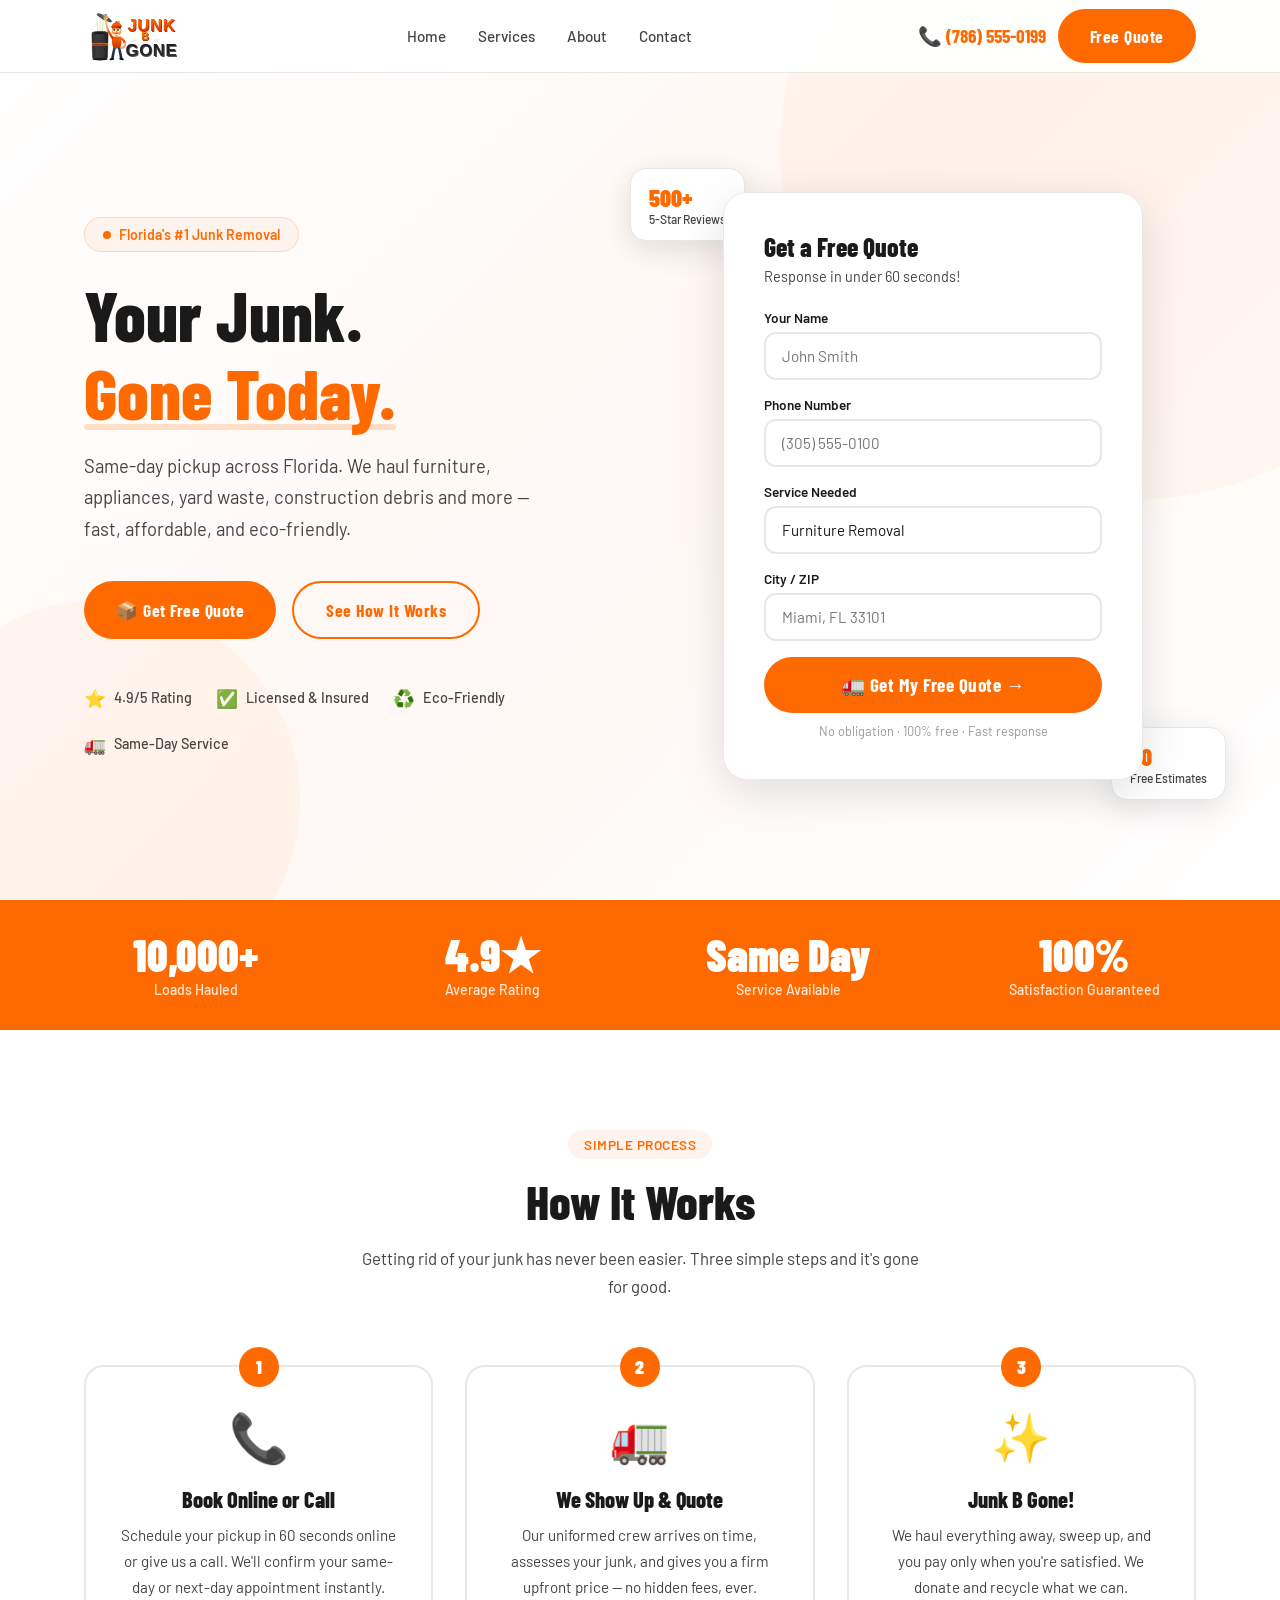
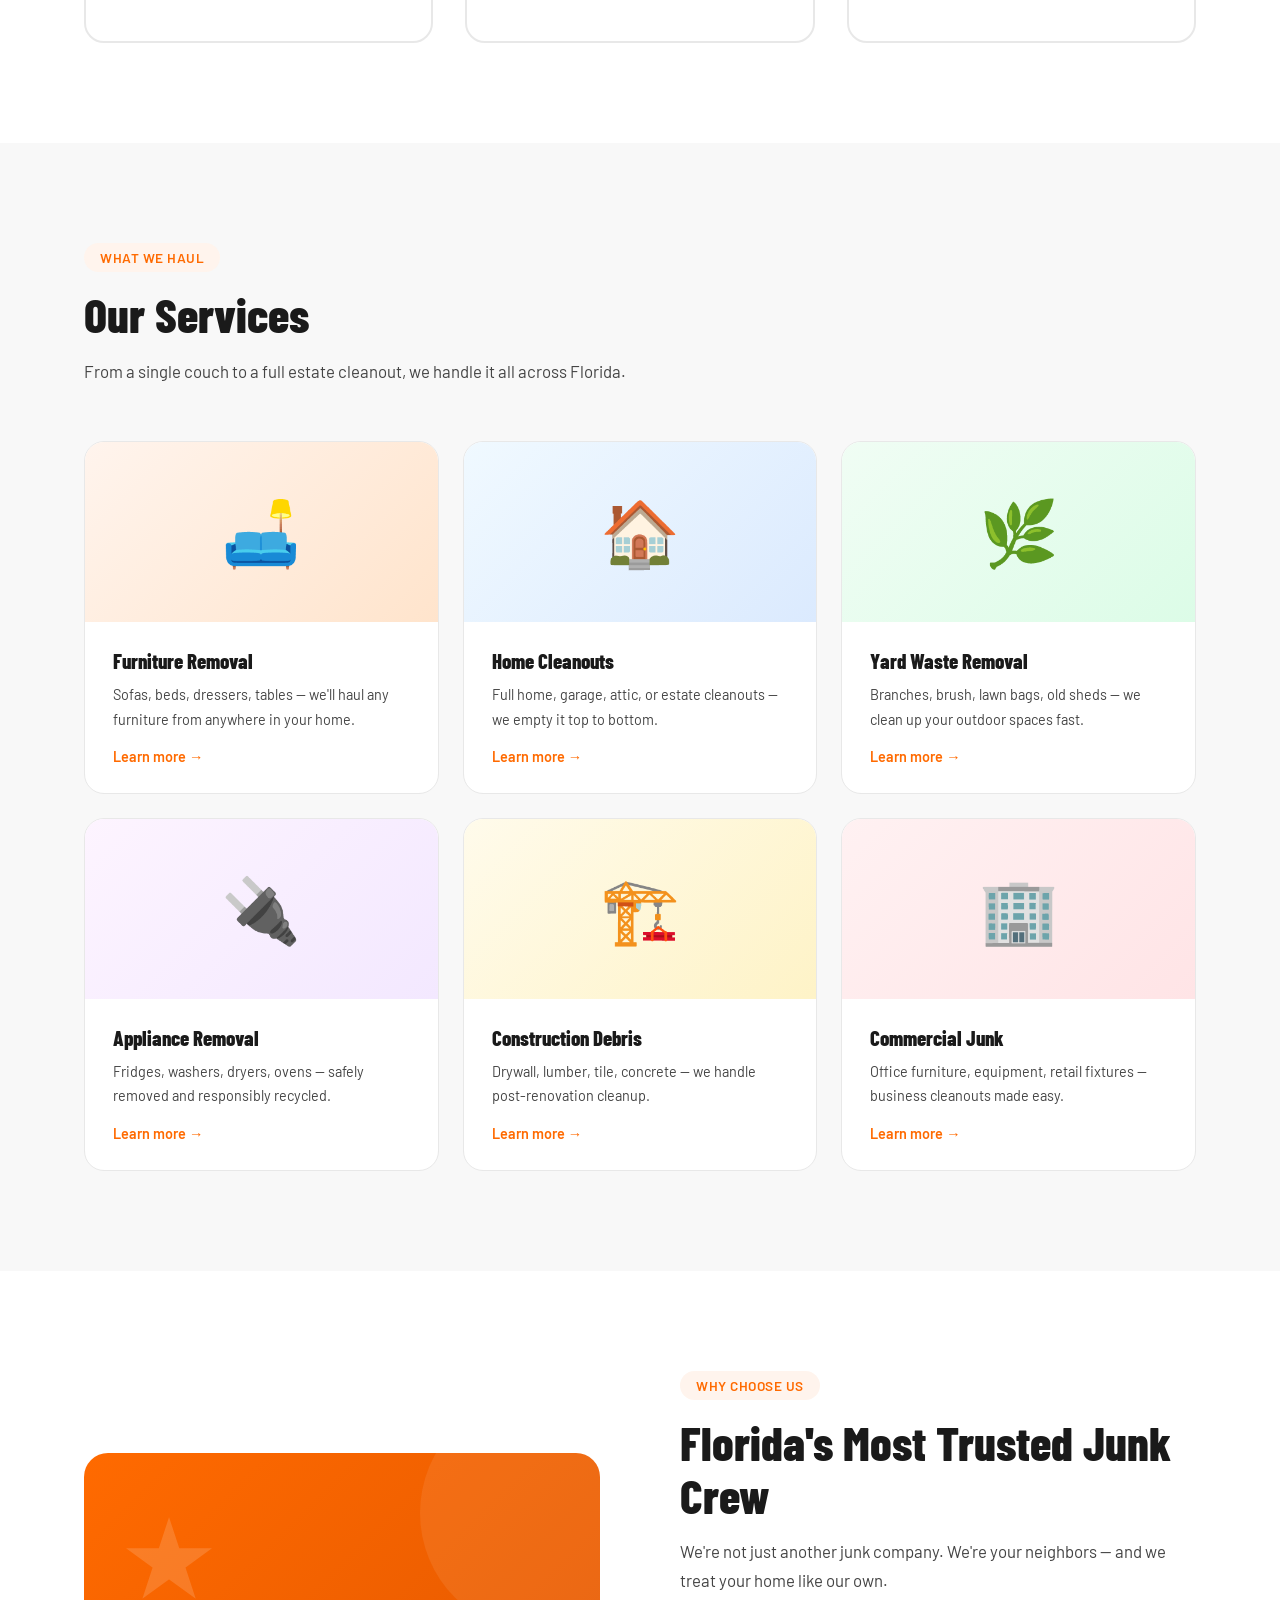
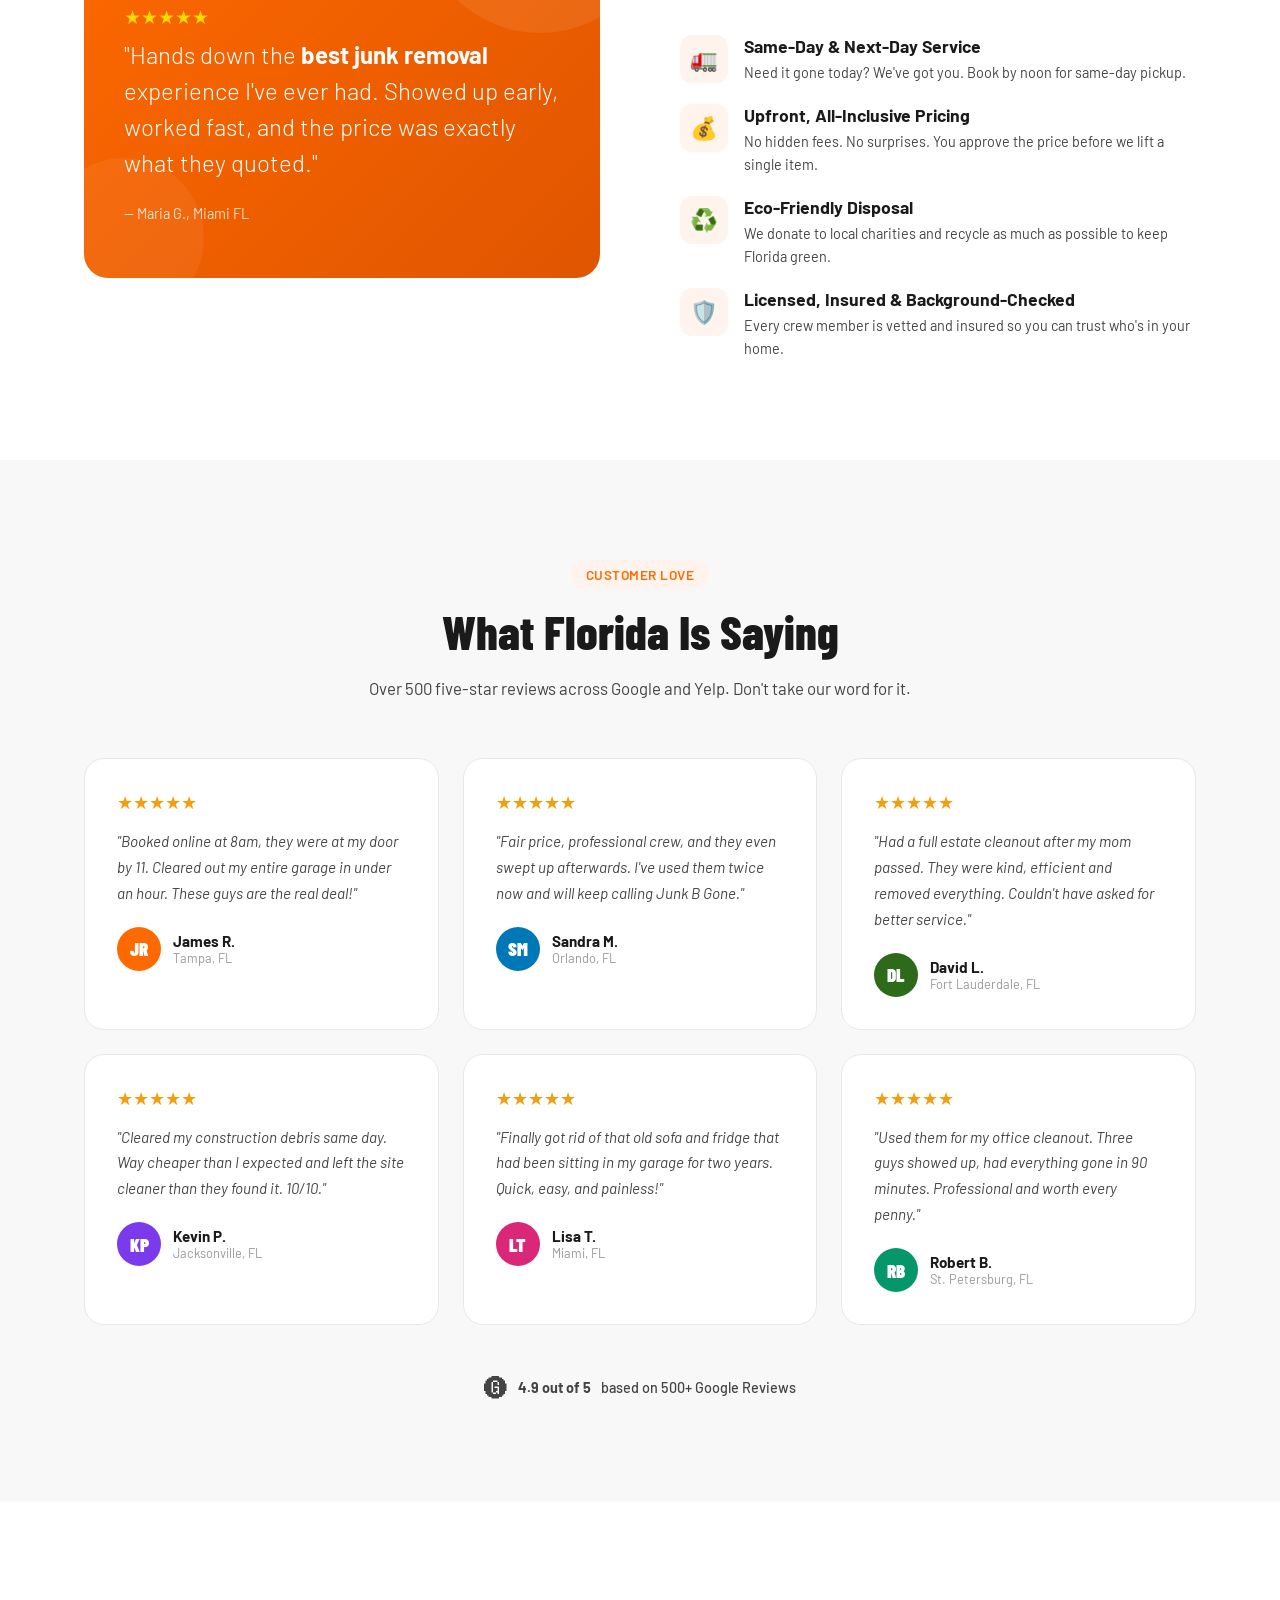
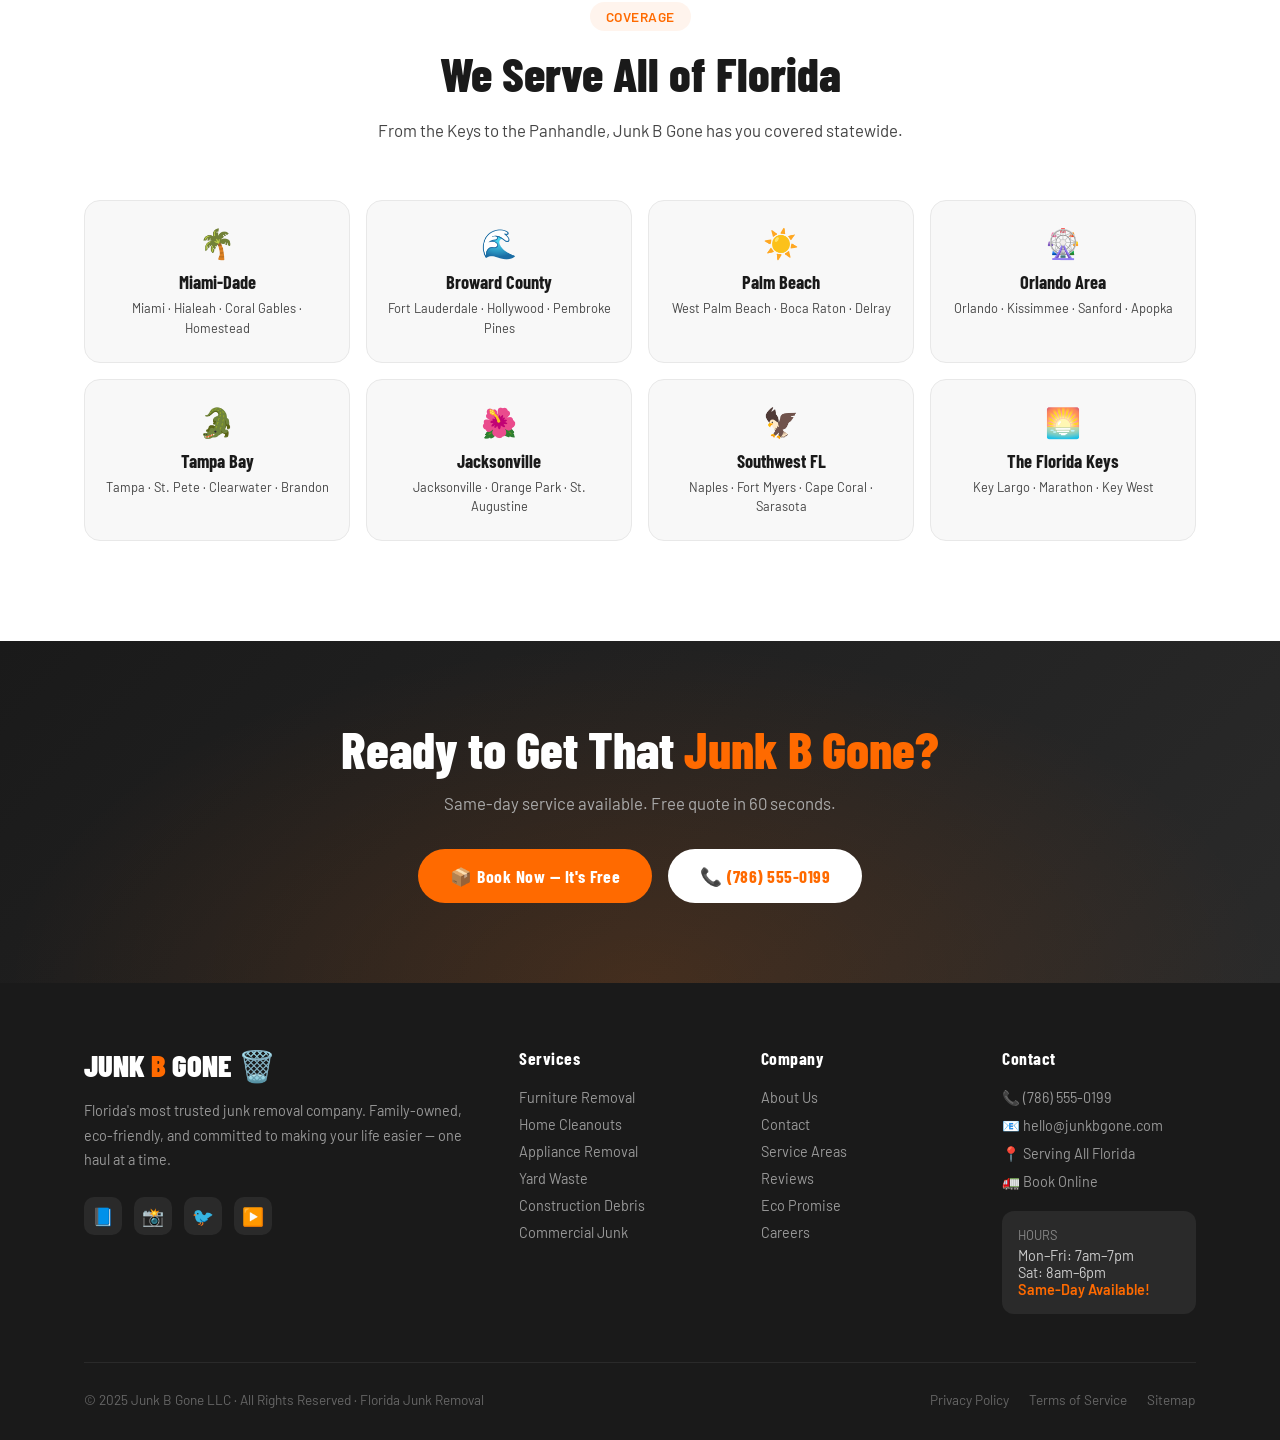
<file: index.html>
<!DOCTYPE html>
<html lang="en">
<head>
<meta charset="UTF-8"/>
<meta name="viewport" content="width=device-width, initial-scale=1.0"/>
<title>Junk B Gone | Florida's #1 Junk Removal</title>
<link href="https://fonts.googleapis.com/css2?family=Barlow+Condensed:wght@400;600;700;800;900&family=Barlow:wght@300;400;500;600&display=swap" rel="stylesheet"/>
<style>
  :root {
    --orange:     #ff6a00;
    --orange-dk:  #e05500;
    --orange-lt:  #fff4ed;
    --dark:       #1a1a1a;
    --mid:        #444;
    --light:      #f8f8f8;
    --white:      #ffffff;
    --border:     #e8e8e8;
    --radius:     12px;
    --shadow:     0 4px 24px rgba(255,106,0,0.10);
    --shadow-lg:  0 12px 48px rgba(0,0,0,0.12);
  }
  *, *::before, *::after { box-sizing: border-box; margin: 0; padding: 0; }
  html { scroll-behavior: smooth; }
  body { font-family: 'Barlow', sans-serif; color: var(--dark); background: var(--white); overflow-x: hidden; }
  h1,h2,h3,h4,h5 { font-family: 'Barlow Condensed', sans-serif; font-weight: 800; line-height: 1.1; }
  a { text-decoration: none; color: inherit; }
  img { max-width: 100%; }

  /* ── UTILITY ── */
  .container { max-width: 1160px; margin: 0 auto; padding: 0 24px; }
  .btn {
    display: inline-flex; align-items: center; gap: 8px;
    padding: 16px 32px; border-radius: 50px; font-family: 'Barlow Condensed', sans-serif;
    font-size: 1.1rem; font-weight: 700; letter-spacing: .5px; cursor: pointer;
    border: none; transition: all .22s ease;
  }
  .btn-primary { background: var(--orange); color: #fff; }
  .btn-primary:hover { background: var(--orange-dk); transform: translateY(-2px); box-shadow: 0 8px 28px rgba(255,106,0,.35); }
  .btn-outline { background: transparent; color: var(--orange); border: 2.5px solid var(--orange); }
  .btn-outline:hover { background: var(--orange); color: #fff; transform: translateY(-2px); }
  .btn-white { background: #fff; color: var(--orange); }
  .btn-white:hover { background: var(--orange-lt); transform: translateY(-2px); }
  .tag {
    display: inline-block; padding: 6px 16px; background: var(--orange-lt);
    color: var(--orange); border-radius: 50px; font-size: .85rem; font-weight: 600;
    letter-spacing: .5px; text-transform: uppercase; margin-bottom: 16px;
  }
  .section-title { font-size: clamp(2rem, 4vw, 3rem); margin-bottom: 16px; }
  .section-sub { font-size: 1.05rem; color: var(--mid); line-height: 1.7; max-width: 560px; }

  /* ── NAV ── */
  nav {
    position: fixed; top: 0; left: 0; right: 0; z-index: 100;
    background: rgba(255,255,255,.95); backdrop-filter: blur(12px);
    border-bottom: 1px solid var(--border);
    transition: box-shadow .3s;
  }
  nav.scrolled { box-shadow: 0 4px 20px rgba(0,0,0,.08); }
  .nav-inner {
    display: flex; align-items: center; justify-content: space-between;
    padding: 0 24px; height: 72px; max-width: 1160px; margin: 0 auto;
  }
  .nav-logo {
    display: flex; align-items: center; cursor: pointer;
  }
  .nav-logo svg { height: 58px; width: auto; }
  .nav-links { display: flex; align-items: center; gap: 32px; }
  .nav-links a { font-weight: 500; font-size: .95rem; color: var(--mid); transition: color .2s; }
  .nav-links a:hover { color: var(--orange); }
  .nav-cta { display: flex; align-items: center; gap: 12px; }
  .nav-phone { font-family: 'Barlow Condensed', sans-serif; font-size: 1.2rem; font-weight: 700; color: var(--orange); }
  .hamburger { display: none; flex-direction: column; gap: 5px; cursor: pointer; }
  .hamburger span { width: 26px; height: 2.5px; background: var(--dark); border-radius: 2px; transition: all .3s; }

  /* ── HERO ── */
  #home {
    padding-top: 72px; min-height: 100vh;
    background: linear-gradient(135deg, #fff 0%, #fff8f4 50%, #fff 100%);
    display: flex; align-items: center; position: relative; overflow: hidden;
  }
  .hero-bg-circle {
    position: absolute; border-radius: 50%; background: var(--orange);
    opacity: .04; pointer-events: none;
  }
  .hero-bg-circle.c1 { width: 700px; height: 700px; top: -200px; right: -200px; }
  .hero-bg-circle.c2 { width: 400px; height: 400px; bottom: -100px; left: -100px; }
  .hero-inner {
    display: grid; grid-template-columns: 1fr 1fr; gap: 60px;
    align-items: center; padding: 80px 24px; max-width: 1160px; margin: 0 auto; width: 100%;
  }
  .hero-badge {
    display: inline-flex; align-items: center; gap: 8px;
    background: var(--orange-lt); border: 1.5px solid rgba(255,106,0,.2);
    border-radius: 50px; padding: 8px 18px; margin-bottom: 24px;
    font-size: .88rem; font-weight: 600; color: var(--orange);
  }
  .hero-badge .dot { width: 8px; height: 8px; background: var(--orange); border-radius: 50%; animation: pulse 2s infinite; }
  @keyframes pulse { 0%,100%{opacity:1} 50%{opacity:.4} }
  .hero-title { font-size: clamp(2.8rem, 5.5vw, 4.8rem); margin-bottom: 20px; color: var(--dark); }
  .hero-title .accent { color: var(--orange); position: relative; }
  .hero-title .accent::after {
    content: ''; position: absolute; bottom: 4px; left: 0; right: 0;
    height: 6px; background: var(--orange); opacity: .2; border-radius: 4px;
  }
  .hero-sub { font-size: 1.15rem; color: var(--mid); line-height: 1.7; margin-bottom: 36px; max-width: 480px; }
  .hero-actions { display: flex; gap: 16px; flex-wrap: wrap; margin-bottom: 48px; }
  .hero-trust { display: flex; align-items: center; gap: 24px; flex-wrap: wrap; }
  .trust-item { display: flex; align-items: center; gap: 8px; font-size: .9rem; color: var(--mid); font-weight: 500; }
  .trust-item .icon { font-size: 1.1rem; }
  .hero-visual {
    position: relative; display: flex; justify-content: center; align-items: center;
  }
  .hero-card-main {
    background: var(--white); border-radius: 24px; padding: 40px;
    box-shadow: var(--shadow-lg); border: 1px solid var(--border);
    width: 100%; max-width: 420px; position: relative; z-index: 2;
    animation: floatUp .8s ease both;
  }
  @keyframes floatUp { from{opacity:0;transform:translateY(30px)} to{opacity:1;transform:translateY(0)} }
  .quote-form-title { font-size: 1.6rem; margin-bottom: 6px; }
  .quote-form-sub { color: var(--mid); font-size: .9rem; margin-bottom: 24px; }
  .form-group { margin-bottom: 16px; }
  .form-group label { display: block; font-size: .85rem; font-weight: 600; color: var(--dark); margin-bottom: 6px; }
  .form-group input, .form-group select, .form-group textarea {
    width: 100%; padding: 13px 16px; border: 2px solid var(--border);
    border-radius: var(--radius); font-family: 'Barlow', sans-serif; font-size: .95rem;
    color: var(--dark); background: var(--white); transition: border-color .2s;
    appearance: none;
  }
  .form-group input:focus, .form-group select:focus, .form-group textarea:focus {
    outline: none; border-color: var(--orange);
  }
  .form-group textarea { height: 90px; resize: none; }
  .form-btn { width: 100%; padding: 16px; background: var(--orange); color: #fff; border: none; border-radius: 50px; font-family: 'Barlow Condensed', sans-serif; font-size: 1.2rem; font-weight: 700; letter-spacing: .5px; cursor: pointer; transition: all .22s; }
  .form-btn:hover { background: var(--orange-dk); transform: translateY(-2px); box-shadow: 0 8px 28px rgba(255,106,0,.3); }
  .form-note { text-align: center; font-size: .8rem; color: #999; margin-top: 10px; }
  .floating-badge {
    position: absolute; background: var(--white); border-radius: 16px;
    padding: 14px 18px; box-shadow: 0 8px 32px rgba(0,0,0,.12);
    border: 1px solid var(--border); animation: floatBadge 3s ease-in-out infinite;
  }
  @keyframes floatBadge { 0%,100%{transform:translateY(0)} 50%{transform:translateY(-8px)} }
  .floating-badge.b1 { top: -24px; left: -40px; }
  .floating-badge.b2 { bottom: -20px; right: -30px; animation-delay: 1.5s; }
  .badge-val { font-family: 'Barlow Condensed', sans-serif; font-size: 1.5rem; font-weight: 900; color: var(--orange); }
  .badge-lbl { font-size: .75rem; color: var(--mid); font-weight: 500; }

  /* ── STATS BAR ── */
  .stats-bar {
    background: var(--orange); padding: 32px 24px;
  }
  .stats-inner {
    max-width: 1160px; margin: 0 auto;
    display: grid; grid-template-columns: repeat(4, 1fr); gap: 24px;
  }
  .stat-item { text-align: center; color: #fff; }
  .stat-val { font-family: 'Barlow Condensed', sans-serif; font-size: 2.8rem; font-weight: 900; line-height: 1; }
  .stat-lbl { font-size: .88rem; opacity: .85; margin-top: 4px; font-weight: 500; }

  /* ── HOW IT WORKS ── */
  #how { padding: 100px 0; background: var(--white); }
  .how-header { text-align: center; margin-bottom: 64px; }
  .how-header .section-sub { margin: 0 auto; }
  .steps-grid { display: grid; grid-template-columns: repeat(3, 1fr); gap: 32px; }
  .step-card {
    text-align: center; padding: 40px 32px; border-radius: 20px;
    border: 2px solid var(--border); position: relative;
    transition: all .3s; cursor: default;
  }
  .step-card:hover { border-color: var(--orange); transform: translateY(-6px); box-shadow: var(--shadow); }
  .step-num {
    position: absolute; top: -20px; left: 50%; transform: translateX(-50%);
    width: 40px; height: 40px; background: var(--orange); color: #fff;
    border-radius: 50%; font-family: 'Barlow Condensed', sans-serif;
    font-size: 1.2rem; font-weight: 900; display: flex; align-items: center; justify-content: center;
  }
  .step-icon { font-size: 3rem; margin-bottom: 20px; }
  .step-title { font-size: 1.4rem; margin-bottom: 12px; }
  .step-desc { color: var(--mid); line-height: 1.7; font-size: .95rem; }
  .connector {
    display: none;
  }

  /* ── SERVICES ── */
  #services { padding: 100px 0; background: var(--light); }
  .services-header { margin-bottom: 56px; }
  .services-grid { display: grid; grid-template-columns: repeat(3, 1fr); gap: 24px; }
  .service-card {
    background: var(--white); border-radius: 20px; overflow: hidden;
    border: 1.5px solid var(--border); transition: all .3s;
  }
  .service-card:hover { transform: translateY(-6px); box-shadow: var(--shadow-lg); border-color: var(--orange); }
  .service-img {
    height: 180px; display: flex; align-items: center; justify-content: center;
    font-size: 4rem; position: relative;
  }
  .service-img.s1 { background: linear-gradient(135deg, #fff4ed, #ffe4cc); }
  .service-img.s2 { background: linear-gradient(135deg, #f0f9ff, #dbeafe); }
  .service-img.s3 { background: linear-gradient(135deg, #f0fdf4, #dcfce7); }
  .service-img.s4 { background: linear-gradient(135deg, #fdf4ff, #f3e8ff); }
  .service-img.s5 { background: linear-gradient(135deg, #fffbeb, #fef3c7); }
  .service-img.s6 { background: linear-gradient(135deg, #fff1f2, #ffe4e6); }
  .service-body { padding: 28px; }
  .service-title { font-size: 1.3rem; margin-bottom: 10px; }
  .service-desc { color: var(--mid); font-size: .9rem; line-height: 1.7; margin-bottom: 16px; }
  .service-link { color: var(--orange); font-weight: 600; font-size: .9rem; display: flex; align-items: center; gap: 6px; transition: gap .2s; }
  .service-link:hover { gap: 10px; }

  /* ── WHY US ── */
  #why { padding: 100px 0; background: var(--white); }
  .why-inner { display: grid; grid-template-columns: 1fr 1fr; gap: 80px; align-items: center; }
  .why-visual {
    background: linear-gradient(135deg, var(--orange) 0%, var(--orange-dk) 100%);
    border-radius: 24px; padding: 56px 40px; color: #fff; position: relative; overflow: hidden;
  }
  .why-visual::before {
    content: ''; position: absolute; top: -60px; right: -60px;
    width: 240px; height: 240px; border-radius: 50%;
    background: rgba(255,255,255,.08);
  }
  .why-visual::after {
    content: ''; position: absolute; bottom: -40px; left: -40px;
    width: 160px; height: 160px; border-radius: 50%;
    background: rgba(255,255,255,.06);
  }
  .why-big-num { font-family: 'Barlow Condensed', sans-serif; font-size: 6rem; font-weight: 900; line-height: 1; opacity: .15; }
  .why-quote { font-size: 1.5rem; font-weight: 300; line-height: 1.5; margin-bottom: 24px; position: relative; z-index: 1; }
  .why-quote strong { font-weight: 700; }
  .why-author { font-size: .9rem; opacity: .8; position: relative; z-index: 1; }
  .why-stars { color: #ffd700; font-size: 1.2rem; margin-bottom: 8px; }
  .features-list { display: flex; flex-direction: column; gap: 20px; }
  .feature-item { display: flex; gap: 16px; align-items: flex-start; }
  .feature-icon {
    width: 48px; height: 48px; min-width: 48px; background: var(--orange-lt);
    border-radius: 12px; display: flex; align-items: center; justify-content: center;
    font-size: 1.4rem;
  }
  .feature-title { font-size: 1.1rem; font-weight: 700; margin-bottom: 4px; }
  .feature-desc { color: var(--mid); font-size: .9rem; line-height: 1.6; }

  /* ── REVIEWS ── */
  #reviews { padding: 100px 0; background: var(--light); }
  .reviews-header { text-align: center; margin-bottom: 56px; }
  .reviews-header .section-sub { margin: 0 auto; }
  .reviews-grid { display: grid; grid-template-columns: repeat(3, 1fr); gap: 24px; }
  .review-card {
    background: var(--white); border-radius: 20px; padding: 32px;
    border: 1.5px solid var(--border); transition: all .3s;
  }
  .review-card:hover { transform: translateY(-4px); box-shadow: var(--shadow); }
  .review-stars { color: #f59e0b; font-size: 1.1rem; margin-bottom: 16px; }
  .review-text { color: var(--mid); line-height: 1.7; font-size: .95rem; margin-bottom: 20px; font-style: italic; }
  .review-author { display: flex; align-items: center; gap: 12px; }
  .review-avatar {
    width: 44px; height: 44px; border-radius: 50%;
    display: flex; align-items: center; justify-content: center;
    font-family: 'Barlow Condensed', sans-serif; font-size: 1.2rem;
    font-weight: 900; color: #fff;
  }
  .av1 { background: var(--orange); }
  .av2 { background: #0077b6; }
  .av3 { background: #2d6a1a; }
  .av4 { background: #7c3aed; }
  .av5 { background: #db2777; }
  .av6 { background: #059669; }
  .review-name { font-weight: 700; font-size: .95rem; }
  .review-loc { font-size: .8rem; color: #999; }
  .google-badge {
    display: flex; align-items: center; gap: 10px; justify-content: center;
    margin-top: 48px; color: var(--mid); font-size: .9rem; font-weight: 500;
  }
  .google-badge .g-logo { font-size: 1.5rem; }

  /* ── SERVICE AREAS ── */
  #areas { padding: 100px 0; background: var(--white); }
  .areas-header { text-align: center; margin-bottom: 56px; }
  .areas-grid { display: grid; grid-template-columns: repeat(4, 1fr); gap: 16px; }
  .area-card {
    background: var(--light); border-radius: 16px; padding: 24px 20px;
    text-align: center; border: 1.5px solid var(--border); transition: all .3s; cursor: default;
  }
  .area-card:hover { background: var(--orange-lt); border-color: var(--orange); transform: translateY(-4px); }
  .area-icon { font-size: 1.8rem; margin-bottom: 10px; }
  .area-name { font-family: 'Barlow Condensed', sans-serif; font-size: 1.15rem; font-weight: 700; }
  .area-cities { font-size: .8rem; color: var(--mid); margin-top: 6px; line-height: 1.5; }

  /* ── CTA BANNER ── */
  .cta-banner {
    background: linear-gradient(135deg, var(--dark) 0%, #2a2a2a 100%);
    padding: 80px 24px; text-align: center; position: relative; overflow: hidden;
  }
  .cta-banner::before {
    content: ''; position: absolute; inset: 0;
    background: radial-gradient(ellipse at 50% 100%, rgba(255,106,0,.15), transparent 70%);
  }
  .cta-banner h2 { font-size: clamp(2rem, 4vw, 3.2rem); color: #fff; margin-bottom: 16px; position: relative; }
  .cta-banner h2 span { color: var(--orange); }
  .cta-banner p { color: #aaa; font-size: 1.05rem; margin-bottom: 36px; position: relative; }
  .cta-actions { display: flex; gap: 16px; justify-content: center; flex-wrap: wrap; position: relative; }

  /* ── CONTACT ── */
  #contact { padding: 100px 0; background: var(--light); }
  .contact-inner { display: grid; grid-template-columns: 1fr 1.4fr; gap: 64px; align-items: start; }
  .contact-info-title { font-size: 2.4rem; margin-bottom: 16px; }
  .contact-info-sub { color: var(--mid); line-height: 1.7; margin-bottom: 40px; }
  .contact-methods { display: flex; flex-direction: column; gap: 24px; margin-bottom: 40px; }
  .contact-method { display: flex; gap: 16px; align-items: center; }
  .contact-method-icon {
    width: 52px; height: 52px; min-width: 52px; background: var(--orange);
    border-radius: 14px; display: flex; align-items: center; justify-content: center;
    font-size: 1.4rem;
  }
  .contact-method-label { font-size: .8rem; color: #999; font-weight: 500; text-transform: uppercase; letter-spacing: .5px; }
  .contact-method-val { font-family: 'Barlow Condensed', sans-serif; font-size: 1.3rem; font-weight: 700; color: var(--dark); }
  .hours-grid { display: grid; grid-template-columns: 1fr 1fr; gap: 8px; }
  .hours-item { display: flex; justify-content: space-between; padding: 10px 14px; background: var(--white); border-radius: 10px; font-size: .9rem; }
  .hours-day { font-weight: 600; }
  .hours-time { color: var(--orange); font-weight: 500; }
  .contact-form-card {
    background: var(--white); border-radius: 24px; padding: 48px;
    box-shadow: var(--shadow-lg); border: 1px solid var(--border);
  }
  .contact-form-title { font-size: 1.8rem; margin-bottom: 6px; }
  .contact-form-sub { color: var(--mid); font-size: .9rem; margin-bottom: 32px; }
  .form-row { display: grid; grid-template-columns: 1fr 1fr; gap: 16px; }

  /* ── FOOTER ── */
  footer { background: var(--dark); color: #ccc; padding: 64px 0 32px; }
  .footer-top { display: grid; grid-template-columns: 2fr 1fr 1fr 1fr; gap: 48px; margin-bottom: 48px; }
  .footer-brand-name { font-family: 'Barlow Condensed', sans-serif; font-size: 1.9rem; font-weight: 900; color: #fff; margin-bottom: 14px; }
  .footer-brand-name span { color: var(--orange); }
  .footer-about { font-size: .9rem; line-height: 1.7; color: #999; margin-bottom: 24px; }
  .footer-socials { display: flex; gap: 12px; }
  .social-btn {
    width: 38px; height: 38px; border-radius: 10px; background: #2a2a2a;
    display: flex; align-items: center; justify-content: center;
    font-size: 1.1rem; transition: all .2s; cursor: pointer;
  }
  .social-btn:hover { background: var(--orange); }
  .footer-col-title { font-family: 'Barlow Condensed', sans-serif; font-size: 1.1rem; font-weight: 700; color: #fff; margin-bottom: 20px; letter-spacing: .5px; }
  .footer-links { display: flex; flex-direction: column; gap: 10px; }
  .footer-links a { color: #999; font-size: .9rem; transition: color .2s; }
  .footer-links a:hover { color: var(--orange); }
  .footer-bottom { border-top: 1px solid #2a2a2a; padding-top: 28px; display: flex; justify-content: space-between; align-items: center; flex-wrap: wrap; gap: 12px; }
  .footer-copy { font-size: .85rem; color: #666; }
  .footer-legal { display: flex; gap: 20px; }
  .footer-legal a { font-size: .85rem; color: #666; transition: color .2s; }
  .footer-legal a:hover { color: var(--orange); }

  /* ── PAGE SECTIONS (hidden/shown via JS) ── */
  .page { display: none; }
  .page.active { display: block; }
  #home-page { display: block; }

  /* ── INNER PAGE HERO ── */
  .inner-hero {
    padding: 140px 24px 80px; background: linear-gradient(135deg, #fff8f4 0%, #fff 100%);
    text-align: center; border-bottom: 1px solid var(--border);
  }
  .inner-hero h1 { font-size: clamp(2.4rem, 5vw, 4rem); margin-bottom: 16px; }
  .inner-hero h1 span { color: var(--orange); }
  .inner-hero p { color: var(--mid); font-size: 1.1rem; max-width: 560px; margin: 0 auto 32px; line-height: 1.7; }

  /* ── SERVICES PAGE ── */
  .services-full-grid { display: grid; grid-template-columns: repeat(2, 1fr); gap: 32px; padding: 80px 0; }
  .service-full-card {
    background: var(--white); border: 1.5px solid var(--border); border-radius: 20px;
    padding: 40px; display: flex; gap: 24px; align-items: flex-start;
    transition: all .3s;
  }
  .service-full-card:hover { border-color: var(--orange); box-shadow: var(--shadow); transform: translateY(-4px); }
  .service-full-icon { font-size: 2.8rem; min-width: 60px; }
  .service-full-title { font-size: 1.4rem; margin-bottom: 10px; }
  .service-full-desc { color: var(--mid); line-height: 1.7; font-size: .95rem; margin-bottom: 16px; }
  .service-items { list-style: none; display: flex; flex-direction: column; gap: 6px; }
  .service-items li { font-size: .88rem; color: var(--mid); display: flex; gap: 8px; align-items: center; }
  .service-items li::before { content: '✓'; color: var(--orange); font-weight: 700; }

  /* ── ABOUT PAGE ── */
  .about-story { padding: 80px 0; }
  .about-grid { display: grid; grid-template-columns: 1fr 1fr; gap: 72px; align-items: center; margin-bottom: 80px; }
  .about-visual {
    background: linear-gradient(135deg, var(--orange-lt) 0%, #fff 100%);
    border-radius: 24px; padding: 60px 40px; text-align: center;
    border: 2px solid rgba(255,106,0,.15); position: relative;
  }
  .about-mascot { font-size: 6rem; margin-bottom: 20px; }
  .about-visual-stat { font-family: 'Barlow Condensed', sans-serif; font-size: 1.1rem; font-weight: 700; color: var(--mid); }
  .about-text h2 { font-size: 2.6rem; margin-bottom: 20px; }
  .about-text h2 span { color: var(--orange); }
  .about-text p { color: var(--mid); line-height: 1.8; margin-bottom: 16px; font-size: 1rem; }
  .values-grid { display: grid; grid-template-columns: repeat(3, 1fr); gap: 24px; margin-top: 64px; }
  .value-card {
    text-align: center; padding: 36px 24px; background: var(--white);
    border: 1.5px solid var(--border); border-radius: 20px; transition: all .3s;
  }
  .value-card:hover { border-color: var(--orange); transform: translateY(-4px); }
  .value-icon { font-size: 2.5rem; margin-bottom: 16px; }
  .value-title { font-size: 1.2rem; margin-bottom: 10px; }
  .value-desc { color: var(--mid); font-size: .9rem; line-height: 1.6; }

  /* ── CONTACT PAGE ── */
  .contact-page-grid { display: grid; grid-template-columns: 1fr 1fr; gap: 64px; padding: 80px 0; align-items: start; }

  /* ── MOBILE ── */
  @media (max-width: 900px) {
    .nav-links, .nav-cta .btn { display: none; }
    .hamburger { display: flex; }
    .hero-inner { grid-template-columns: 1fr; text-align: center; }
    .hero-actions { justify-content: center; }
    .hero-trust { justify-content: center; }
    .hero-visual { margin-top: 40px; }
    .floating-badge { display: none; }
    .stats-inner { grid-template-columns: repeat(2,1fr); }
    .steps-grid { grid-template-columns: 1fr; }
    .services-grid { grid-template-columns: repeat(2,1fr); }
    .why-inner { grid-template-columns: 1fr; }
    .reviews-grid { grid-template-columns: 1fr; }
    .areas-grid { grid-template-columns: repeat(2,1fr); }
    .contact-inner { grid-template-columns: 1fr; }
    .footer-top { grid-template-columns: 1fr 1fr; }
    .services-full-grid { grid-template-columns: 1fr; }
    .about-grid { grid-template-columns: 1fr; }
    .values-grid { grid-template-columns: 1fr; }
    .contact-page-grid { grid-template-columns: 1fr; }
    .form-row { grid-template-columns: 1fr; }
  }
  @media (max-width: 600px) {
    .services-grid { grid-template-columns: 1fr; }
    .areas-grid { grid-template-columns: repeat(2,1fr); }
    .footer-top { grid-template-columns: 1fr; }
    .footer-bottom { flex-direction: column; text-align: center; }
    .stats-inner { grid-template-columns: repeat(2,1fr); }
  }

  /* ── ANIMATIONS ── */
  .fade-in { opacity: 0; transform: translateY(24px); transition: opacity .6s ease, transform .6s ease; }
  .fade-in.visible { opacity: 1; transform: translateY(0); }
</style>
</head>
<body>

<!-- ═══════════════ NAV ═══════════════ -->
<nav id="navbar">
  <div class="nav-inner">
    <div class="nav-logo" onclick="showPage('home')">
      <svg xmlns="http://www.w3.org/2000/svg" viewBox="0 0 640 380">
        <defs>
          <linearGradient id="nl-canBody" x1="0%" y1="0%" x2="100%" y2="0%">
            <stop offset="0%" style="stop-color:#2a2a2a"/><stop offset="30%" style="stop-color:#3d3d3d"/>
            <stop offset="70%" style="stop-color:#333333"/><stop offset="100%" style="stop-color:#1e1e1e"/>
          </linearGradient>
          <linearGradient id="nl-canLid" x1="0%" y1="0%" x2="0%" y2="100%">
            <stop offset="0%" style="stop-color:#606060"/><stop offset="100%" style="stop-color:#2a2a2a"/>
          </linearGradient>
          <linearGradient id="nl-junkGrad" x1="0%" y1="0%" x2="0%" y2="100%">
            <stop offset="0%" style="stop-color:#ff7a00"/><stop offset="100%" style="stop-color:#cc3300"/>
          </linearGradient>
          <linearGradient id="nl-bGrad" x1="0%" y1="0%" x2="0%" y2="100%">
            <stop offset="0%" style="stop-color:#ff8c00"/><stop offset="100%" style="stop-color:#cc5500"/>
          </linearGradient>
          <linearGradient id="nl-goneGrad" x1="0%" y1="0%" x2="0%" y2="100%">
            <stop offset="0%" style="stop-color:#1a1a1a"/><stop offset="100%" style="stop-color:#333"/>
          </linearGradient>
          <linearGradient id="nl-shirt" x1="0%" y1="0%" x2="0%" y2="100%">
            <stop offset="0%" style="stop-color:#ff6a00"/><stop offset="100%" style="stop-color:#cc3300"/>
          </linearGradient>
          <linearGradient id="nl-skin" x1="0%" y1="0%" x2="0%" y2="100%">
            <stop offset="0%" style="stop-color:#f5c28a"/><stop offset="100%" style="stop-color:#e0a060"/>
          </linearGradient>
          <linearGradient id="nl-pants" x1="0%" y1="0%" x2="0%" y2="100%">
            <stop offset="0%" style="stop-color:#334466"/><stop offset="100%" style="stop-color:#1a2233"/>
          </linearGradient>
          <filter id="nl-smellGlow">
            <feGaussianBlur stdDeviation="2" result="blur"/>
            <feFlood flood-color="#88cc44" flood-opacity="0.4" result="color"/>
            <feComposite in="color" in2="blur" operator="in" result="glow"/>
            <feComposite in="SourceGraphic" in2="glow" operator="over"/>
          </filter>
          <filter id="nl-softNeon" x="-15%" y="-15%" width="130%" height="130%">
            <feGaussianBlur stdDeviation="3" result="blur"/>
            <feFlood flood-color="#ff6a00" flood-opacity="0.45" result="color"/>
            <feComposite in="color" in2="blur" operator="in" result="glow"/>
            <feComposite in="SourceGraphic" in2="glow" operator="over"/>
          </filter>
          <filter id="nl-whiteGlow" x="-15%" y="-15%" width="130%" height="130%">
            <feGaussianBlur stdDeviation="3" result="blur"/>
            <feFlood flood-color="#333" flood-opacity="0.3" result="color"/>
            <feComposite in="color" in2="blur" operator="in" result="glow"/>
            <feComposite in="SourceGraphic" in2="glow" operator="over"/>
          </filter>
          <clipPath id="nl-canClip">
            <path d="M55 170 C53 172,51 176,51 180 L55 330 C55 336,59 340,65 340 L145 340 C151 340,155 336,155 330 L159 180 C159 176,157 172,155 170 Z"/>
          </clipPath>
        </defs>

        <!-- TRASH CAN -->
        <!-- Stink lines -->
        <g filter="url(#nl-smellGlow)" opacity="0.75">
          <path d="M90 162 C86 148,94 138,88 124 C82 110,90 100,85 86" stroke="#88cc44" stroke-width="3" fill="none" stroke-linecap="round"/>
          <path d="M105 160 C110 145,100 132,106 118 C112 104,102 92,108 78" stroke="#aadd55" stroke-width="3" fill="none" stroke-linecap="round"/>
          <path d="M120 162 C126 147,116 135,122 120 C128 105,118 94,123 80" stroke="#88cc44" stroke-width="2.5" fill="none" stroke-linecap="round"/>
        </g>
        <!-- Junk in can -->
        <ellipse cx="90" cy="170" rx="12" ry="8" fill="#777" opacity="0.8"/>
        <path d="M108 172 L122 158 L128 162 L116 175 Z" fill="#8B6914" opacity="0.85"/>
        <rect x="132" y="156" width="6" height="18" rx="3" fill="#4a7a4a" opacity="0.8"/>
        <!-- Can body -->
        <path d="M55 170 C53 172,51 176,51 180 L55 330 C55 336,59 340,65 340 L145 340 C151 340,155 336,155 330 L159 180 C159 176,157 172,155 170 Z" fill="url(#nl-canBody)" stroke="#444" stroke-width="1.5"/>
        <g clip-path="url(#nl-canClip)">
          <rect x="51" y="235" width="108" height="18" fill="#ff5500" opacity="0.85"/>
          <text x="105" y="248" text-anchor="middle" font-family="Impact,sans-serif" font-size="10" fill="#111" letter-spacing="2" font-weight="900">JUNK INSIDE</text>
        </g>
        <path d="M59 176 L61 328" stroke="#555" stroke-width="2" stroke-linecap="round" opacity="0.4"/>
        <ellipse cx="105" cy="170" rx="54" ry="11" fill="#3a3a3a" stroke="#222" stroke-width="1.5"/>
        <ellipse cx="105" cy="168" rx="50" ry="9" fill="#444"/>
        <ellipse cx="105" cy="170" rx="44" ry="7" fill="#1a1a1a"/>
        <ellipse cx="105" cy="342" rx="50" ry="8" fill="#1a1a1a"/>

        <!-- LID raised high -->
        <g transform="translate(138,62) rotate(28)">
          <ellipse cx="0" cy="10" rx="54" ry="12" fill="url(#nl-canLid)"/>
          <ellipse cx="0" cy="8" rx="50" ry="10" fill="#585858"/>
          <ellipse cx="0" cy="6" rx="46" ry="8" fill="#505050"/>
          <ellipse cx="0" cy="10" rx="54" ry="12" fill="none" stroke="#1e1e1e" stroke-width="2"/>
          <path d="M-16 3 C-16 -12,16 -12,16 3" stroke="#999" stroke-width="6" fill="none" stroke-linecap="round"/>
          <ellipse cx="-16" cy="3" rx="6" ry="3.5" fill="#777"/>
          <ellipse cx="16" cy="3" rx="6" ry="3.5" fill="#777"/>
          <ellipse cx="0" cy="-12" rx="9" ry="4" fill="#777"/>
        </g>

        <!-- CARTOON MAN -->
        <!-- Legs -->
        <path d="M200 268 C195 290,190 310,186 338" stroke="url(#nl-pants)" stroke-width="17" fill="none" stroke-linecap="round"/>
        <ellipse cx="183" cy="341" rx="16" ry="7" fill="#111" transform="rotate(-6,183,341)"/>
        <path d="M230 268 C235 290,240 310,244 338" stroke="url(#nl-pants)" stroke-width="17" fill="none" stroke-linecap="round"/>
        <ellipse cx="246" cy="341" rx="16" ry="7" fill="#111" transform="rotate(6,246,341)"/>
        <!-- Belt -->
        <rect x="192" y="264" width="46" height="7" rx="3" fill="#222"/>
        <rect x="211" y="263" width="8" height="9" rx="1" fill="#888"/>
        <!-- Torso -->
        <path d="M186 194 C181 215,180 242,192 268 L238 268 C248 242,246 215,240 194 Z" fill="url(#nl-shirt)"/>
        <path d="M198 194 L213 212 L228 194" stroke="#cc3300" stroke-width="2" fill="none"/>
        <path d="M188 218 C196 214,200 218,202 222" stroke="#cc3300" stroke-width="1.5" fill="none" opacity="0.5"/>
        <!-- Right arm -->
        <path d="M240 202 C254 210,265 222,268 238" stroke="url(#nl-shirt)" stroke-width="14" fill="none" stroke-linecap="round"/>
        <path d="M268 238 C270 252,264 262,255 264" stroke="url(#nl-skin)" stroke-width="12" fill="none" stroke-linecap="round"/>
        <ellipse cx="251" cy="266" rx="12" ry="9" fill="url(#nl-skin)"/>
        <!-- Left arm raised -->
        <path d="M186 202 C176 186,164 168,156 148" stroke="url(#nl-shirt)" stroke-width="15" fill="none" stroke-linecap="round"/>
        <path d="M156 148 C150 132,146 112,143 88" stroke="url(#nl-skin)" stroke-width="12" fill="none" stroke-linecap="round"/>
        <!-- Hand gripping lid -->
        <ellipse cx="143" cy="76" rx="14" ry="11" fill="url(#nl-skin)"/>
        <path d="M132 74 C126 70,125 63,130 63 C135 63,137 69,135 74" fill="url(#nl-skin)" stroke="#d4904a" stroke-width="1.2"/>
        <path d="M136 70 C133 63,133 56,138 57 C143 58,143 65,140 70" fill="url(#nl-skin)" stroke="#d4904a" stroke-width="1.2"/>
        <path d="M143 69 C141 61,141 54,146 55 C151 56,151 63,148 69" fill="url(#nl-skin)" stroke="#d4904a" stroke-width="1.2"/>
        <path d="M149 71 C148 63,149 57,153 58 C157 60,156 66,154 71" fill="url(#nl-skin)" stroke="#d4904a" stroke-width="1.2"/>
        <path d="M154 74 C154 68,155 63,158 64 C161 66,160 71,157 75" fill="url(#nl-skin)" stroke="#d4904a" stroke-width="1.2"/>
        <!-- Neck -->
        <rect x="207" y="178" width="13" height="18" rx="6" fill="url(#nl-skin)"/>
        <!-- Head -->
        <circle cx="213" cy="156" r="32" fill="url(#nl-skin)"/>
        <ellipse cx="182" cy="156" r="7.5" fill="#e0a060"/>
        <ellipse cx="244" cy="156" r="7.5" fill="#e0a060"/>
        <!-- Hair -->
        <path d="M183 140 C185 122,197 112,213 111 C229 112,241 122,243 140" fill="#1a1a1a"/>
        <path d="M208 111 C205 98,209 90,213 94 C217 90,221 98,218 111" fill="#1a1a1a"/>
        <path d="M218 111 C222 98,228 92,232 96" stroke="#1a1a1a" stroke-width="5" fill="none" stroke-linecap="round"/>
        <path d="M210 111 C209 100,212 93,214 97 C215 93,218 99,216 111" fill="#ff5500" opacity="0.8"/>
        <!-- Eyes -->
        <ellipse cx="201" cy="153" rx="11" ry="11" fill="white"/>
        <ellipse cx="225" cy="153" rx="11" ry="11" fill="white"/>
        <circle cx="199" cy="150" r="7.5" fill="#ff6a00"/>
        <circle cx="223" cy="150" r="7.5" fill="#ff6a00"/>
        <circle cx="198" cy="149" r="4.5" fill="#111"/>
        <circle cx="222" cy="149" r="4.5" fill="#111"/>
        <circle cx="195" cy="146" r="2.2" fill="white"/>
        <circle cx="219" cy="146" r="2.2" fill="white"/>
        <path d="M190 138 C196 132,206 131,212 135" stroke="#1a1a1a" stroke-width="3.5" fill="none" stroke-linecap="round"/>
        <path d="M214 135 C220 131,230 132,236 138" stroke="#1a1a1a" stroke-width="3.5" fill="none" stroke-linecap="round"/>
        <!-- Nose -->
        <ellipse cx="213" cy="163" rx="6" ry="5.5" fill="#d4904a"/>
        <!-- Mouth grin -->
        <path d="M198 174 Q213 185 228 174" fill="#cc3300"/>
        <path d="M198 174 Q213 185 228 174 L228 181 Q213 188 198 180 Z" fill="white"/>
        <ellipse cx="187" cy="168" rx="9" ry="6" fill="#ff6060" opacity="0.3"/>
        <ellipse cx="239" cy="168" rx="9" ry="6" fill="#ff6060" opacity="0.3"/>
        <!-- Sweat -->
        <path d="M244 140 C246 134,250 132,250 136 C250 140,246 142,244 140 Z" fill="#88ccff" opacity="0.7"/>
        <!-- Hard hat -->
        <g transform="rotate(-6,213,125)">
          <ellipse cx="213" cy="125" rx="34" ry="9" fill="#ff6a00"/>
          <path d="M181 127 C183 109,196 101,213 100 C230 101,243 109,245 127 Z" fill="#ff5500"/>
          <ellipse cx="213" cy="127" rx="34" ry="8" fill="#ff6a00"/>
          <ellipse cx="213" cy="128" rx="38" ry="6" fill="#cc3300"/>
          <path d="M182 122 C193 115,205 112,213 112 C221 112,233 115,244 122" stroke="#ff8c00" stroke-width="2.5" fill="none" opacity="0.6"/>
        </g>

        <!-- TEXT: JUNK -->
        <text x="448" y="162" text-anchor="middle" font-family="Impact,'Arial Black',sans-serif" font-size="110" font-weight="900" letter-spacing="4" fill="#cc2200">JUNK</text>
        <text x="442" y="155" text-anchor="middle" font-family="Impact,'Arial Black',sans-serif" font-size="110" font-weight="900" letter-spacing="4" fill="url(#nl-junkGrad)" filter="url(#nl-softNeon)">JUNK</text>
        <!-- B -->
        <text x="406" y="226" text-anchor="middle" font-family="Impact,'Arial Black',sans-serif" font-size="68" font-weight="900" fill="#aa3300">B</text>
        <text x="400" y="218" text-anchor="middle" font-family="Impact,'Arial Black',sans-serif" font-size="68" font-weight="900" fill="url(#nl-bGrad)" filter="url(#nl-softNeon)">B</text>
        <!-- Lightning dividers -->
        <path d="M308 228 L334 210 L323 228 L349 210" stroke="#ff5500" stroke-width="2" fill="none" opacity="0.5" stroke-linecap="round"/>
        <path d="M452 228 L478 210 L467 228 L493 210" stroke="#ff5500" stroke-width="2" fill="none" opacity="0.5" stroke-linecap="round"/>
        <!-- GONE -->
        <text x="448" y="330" text-anchor="middle" font-family="Impact,'Arial Black',sans-serif" font-size="110" font-weight="900" letter-spacing="4" fill="#555">GONE</text>
        <text x="442" y="323" text-anchor="middle" font-family="Impact,'Arial Black',sans-serif" font-size="110" font-weight="900" letter-spacing="4" fill="url(#nl-goneGrad)" filter="url(#nl-whiteGlow)">GONE</text>
      </svg>
    </div>
    <div class="nav-links">
      <a href="#" onclick="showPage('home')">Home</a>
      <a href="#" onclick="showPage('services')">Services</a>
      <a href="#" onclick="showPage('about')">About</a>
      <a href="#" onclick="showPage('contact')">Contact</a>
    </div>
    <div class="nav-cta">
      <div class="nav-phone">📞 (786) 555-0199</div>
      <a href="#" class="btn btn-primary" onclick="showPage('contact')">Free Quote</a>
    </div>
    <div class="hamburger" onclick="toggleMenu()">
      <span></span><span></span><span></span>
    </div>
  </div>
</nav>

<!-- ═══════════════ HOME PAGE ═══════════════ -->
<div id="home-page" class="page active">

  <!-- HERO -->
  <section id="home">
    <div class="hero-bg-circle c1"></div>
    <div class="hero-bg-circle c2"></div>
    <div class="hero-inner">
      <div class="hero-content">
        <div class="hero-badge"><span class="dot"></span> Florida's #1 Junk Removal</div>
        <h1 class="hero-title">
          Your Junk.<br>
          <span class="accent">Gone Today.</span>
        </h1>
        <p class="hero-sub">
          Same-day pickup across Florida. We haul furniture, appliances, yard waste, construction debris and more — fast, affordable, and eco-friendly.
        </p>
        <div class="hero-actions">
          <a href="#" class="btn btn-primary" onclick="showPage('contact')">📦 Get Free Quote</a>
          <a href="#" class="btn btn-outline" onclick="document.getElementById('how').scrollIntoView({behavior:'smooth'})">See How It Works</a>
        </div>
        <div class="hero-trust">
          <div class="trust-item"><span class="icon">⭐</span> 4.9/5 Rating</div>
          <div class="trust-item"><span class="icon">✅</span> Licensed & Insured</div>
          <div class="trust-item"><span class="icon">♻️</span> Eco-Friendly</div>
          <div class="trust-item"><span class="icon">🚛</span> Same-Day Service</div>
        </div>
      </div>
      <div class="hero-visual">
        <div class="floating-badge b1">
          <div class="badge-val">500+</div>
          <div class="badge-lbl">5-Star Reviews</div>
        </div>
        <div class="hero-card-main">
          <h3 class="quote-form-title">Get a Free Quote</h3>
          <p class="quote-form-sub">Response in under 60 seconds!</p>
          <div class="form-group">
            <label>Your Name</label>
            <input type="text" placeholder="John Smith"/>
          </div>
          <div class="form-group">
            <label>Phone Number</label>
            <input type="tel" placeholder="(305) 555-0100"/>
          </div>
          <div class="form-group">
            <label>Service Needed</label>
            <select>
              <option>Furniture Removal</option>
              <option>Appliance Removal</option>
              <option>Full Home Cleanout</option>
              <option>Yard Waste Removal</option>
              <option>Construction Debris</option>
              <option>Commercial Junk</option>
              <option>Other</option>
            </select>
          </div>
          <div class="form-group">
            <label>City / ZIP</label>
            <input type="text" placeholder="Miami, FL 33101"/>
          </div>
          <button class="form-btn">🚛 Get My Free Quote →</button>
          <p class="form-note">No obligation · 100% free · Fast response</p>
        </div>
        <div class="floating-badge b2">
          <div class="badge-val">$0</div>
          <div class="badge-lbl">Free Estimates</div>
        </div>
      </div>
    </div>
  </section>

  <!-- STATS BAR -->
  <div class="stats-bar">
    <div class="stats-inner">
      <div class="stat-item">
        <div class="stat-val">10,000+</div>
        <div class="stat-lbl">Loads Hauled</div>
      </div>
      <div class="stat-item">
        <div class="stat-val">4.9★</div>
        <div class="stat-lbl">Average Rating</div>
      </div>
      <div class="stat-item">
        <div class="stat-val">Same Day</div>
        <div class="stat-lbl">Service Available</div>
      </div>
      <div class="stat-item">
        <div class="stat-val">100%</div>
        <div class="stat-lbl">Satisfaction Guaranteed</div>
      </div>
    </div>
  </div>

  <!-- HOW IT WORKS -->
  <section id="how">
    <div class="container">
      <div class="how-header">
        <div class="tag">Simple Process</div>
        <h2 class="section-title">How It Works</h2>
        <p class="section-sub">Getting rid of your junk has never been easier. Three simple steps and it's gone for good.</p>
      </div>
      <div class="steps-grid">
        <div class="step-card fade-in">
          <div class="step-num">1</div>
          <div class="step-icon">📞</div>
          <h3 class="step-title">Book Online or Call</h3>
          <p class="step-desc">Schedule your pickup in 60 seconds online or give us a call. We'll confirm your same-day or next-day appointment instantly.</p>
        </div>
        <div class="step-card fade-in">
          <div class="step-num">2</div>
          <div class="step-icon">🚛</div>
          <h3 class="step-title">We Show Up & Quote</h3>
          <p class="step-desc">Our uniformed crew arrives on time, assesses your junk, and gives you a firm upfront price — no hidden fees, ever.</p>
        </div>
        <div class="step-card fade-in">
          <div class="step-num">3</div>
          <div class="step-icon">✨</div>
          <h3 class="step-title">Junk B Gone!</h3>
          <p class="step-desc">We haul everything away, sweep up, and you pay only when you're satisfied. We donate and recycle what we can.</p>
        </div>
      </div>
    </div>
  </section>

  <!-- SERVICES PREVIEW -->
  <section id="services-preview" style="padding:100px 0; background:var(--light);">
    <div class="container">
      <div class="services-header">
        <div class="tag">What We Haul</div>
        <h2 class="section-title">Our Services</h2>
        <p class="section-sub">From a single couch to a full estate cleanout, we handle it all across Florida.</p>
      </div>
      <div class="services-grid">
        <div class="service-card fade-in">
          <div class="service-img s1">🛋️</div>
          <div class="service-body">
            <h3 class="service-title">Furniture Removal</h3>
            <p class="service-desc">Sofas, beds, dressers, tables — we'll haul any furniture from anywhere in your home.</p>
            <a href="#" class="service-link" onclick="showPage('services')">Learn more →</a>
          </div>
        </div>
        <div class="service-card fade-in">
          <div class="service-img s2">🏠</div>
          <div class="service-body">
            <h3 class="service-title">Home Cleanouts</h3>
            <p class="service-desc">Full home, garage, attic, or estate cleanouts — we empty it top to bottom.</p>
            <a href="#" class="service-link" onclick="showPage('services')">Learn more →</a>
          </div>
        </div>
        <div class="service-card fade-in">
          <div class="service-img s3">🌿</div>
          <div class="service-body">
            <h3 class="service-title">Yard Waste Removal</h3>
            <p class="service-desc">Branches, brush, lawn bags, old sheds — we clean up your outdoor spaces fast.</p>
            <a href="#" class="service-link" onclick="showPage('services')">Learn more →</a>
          </div>
        </div>
        <div class="service-card fade-in">
          <div class="service-img s4">🔌</div>
          <div class="service-body">
            <h3 class="service-title">Appliance Removal</h3>
            <p class="service-desc">Fridges, washers, dryers, ovens — safely removed and responsibly recycled.</p>
            <a href="#" class="service-link" onclick="showPage('services')">Learn more →</a>
          </div>
        </div>
        <div class="service-card fade-in">
          <div class="service-img s5">🏗️</div>
          <div class="service-body">
            <h3 class="service-title">Construction Debris</h3>
            <p class="service-desc">Drywall, lumber, tile, concrete — we handle post-renovation cleanup.</p>
            <a href="#" class="service-link" onclick="showPage('services')">Learn more →</a>
          </div>
        </div>
        <div class="service-card fade-in">
          <div class="service-img s6">🏢</div>
          <div class="service-body">
            <h3 class="service-title">Commercial Junk</h3>
            <p class="service-desc">Office furniture, equipment, retail fixtures — business cleanouts made easy.</p>
            <a href="#" class="service-link" onclick="showPage('services')">Learn more →</a>
          </div>
        </div>
      </div>
    </div>
  </section>

  <!-- WHY US -->
  <section id="why">
    <div class="container">
      <div class="why-inner">
        <div class="why-visual">
          <div class="why-big-num">★</div>
          <div class="why-stars">★★★★★</div>
          <p class="why-quote">"Hands down the <strong>best junk removal</strong> experience I've ever had. Showed up early, worked fast, and the price was exactly what they quoted."</p>
          <div class="why-author">— Maria G., Miami FL</div>
        </div>
        <div>
          <div class="tag">Why Choose Us</div>
          <h2 class="section-title">Florida's Most Trusted Junk Crew</h2>
          <p class="section-sub" style="margin-bottom:40px;">We're not just another junk company. We're your neighbors — and we treat your home like our own.</p>
          <div class="features-list">
            <div class="feature-item fade-in">
              <div class="feature-icon">🚛</div>
              <div>
                <div class="feature-title">Same-Day & Next-Day Service</div>
                <div class="feature-desc">Need it gone today? We've got you. Book by noon for same-day pickup.</div>
              </div>
            </div>
            <div class="feature-item fade-in">
              <div class="feature-icon">💰</div>
              <div>
                <div class="feature-title">Upfront, All-Inclusive Pricing</div>
                <div class="feature-desc">No hidden fees. No surprises. You approve the price before we lift a single item.</div>
              </div>
            </div>
            <div class="feature-item fade-in">
              <div class="feature-icon">♻️</div>
              <div>
                <div class="feature-title">Eco-Friendly Disposal</div>
                <div class="feature-desc">We donate to local charities and recycle as much as possible to keep Florida green.</div>
              </div>
            </div>
            <div class="feature-item fade-in">
              <div class="feature-icon">🛡️</div>
              <div>
                <div class="feature-title">Licensed, Insured & Background-Checked</div>
                <div class="feature-desc">Every crew member is vetted and insured so you can trust who's in your home.</div>
              </div>
            </div>
          </div>
        </div>
      </div>
    </div>
  </section>

  <!-- REVIEWS -->
  <section id="reviews">
    <div class="container">
      <div class="reviews-header">
        <div class="tag">Customer Love</div>
        <h2 class="section-title">What Florida Is Saying</h2>
        <p class="section-sub">Over 500 five-star reviews across Google and Yelp. Don't take our word for it.</p>
      </div>
      <div class="reviews-grid">
        <div class="review-card fade-in">
          <div class="review-stars">★★★★★</div>
          <p class="review-text">"Booked online at 8am, they were at my door by 11. Cleared out my entire garage in under an hour. These guys are the real deal!"</p>
          <div class="review-author">
            <div class="review-avatar av1">JR</div>
            <div><div class="review-name">James R.</div><div class="review-loc">Tampa, FL</div></div>
          </div>
        </div>
        <div class="review-card fade-in">
          <div class="review-stars">★★★★★</div>
          <p class="review-text">"Fair price, professional crew, and they even swept up afterwards. I've used them twice now and will keep calling Junk B Gone."</p>
          <div class="review-author">
            <div class="review-avatar av2">SM</div>
            <div><div class="review-name">Sandra M.</div><div class="review-loc">Orlando, FL</div></div>
          </div>
        </div>
        <div class="review-card fade-in">
          <div class="review-stars">★★★★★</div>
          <p class="review-text">"Had a full estate cleanout after my mom passed. They were kind, efficient and removed everything. Couldn't have asked for better service."</p>
          <div class="review-author">
            <div class="review-avatar av3">DL</div>
            <div><div class="review-name">David L.</div><div class="review-loc">Fort Lauderdale, FL</div></div>
          </div>
        </div>
        <div class="review-card fade-in">
          <div class="review-stars">★★★★★</div>
          <p class="review-text">"Cleared my construction debris same day. Way cheaper than I expected and left the site cleaner than they found it. 10/10."</p>
          <div class="review-author">
            <div class="review-avatar av4">KP</div>
            <div><div class="review-name">Kevin P.</div><div class="review-loc">Jacksonville, FL</div></div>
          </div>
        </div>
        <div class="review-card fade-in">
          <div class="review-stars">★★★★★</div>
          <p class="review-text">"Finally got rid of that old sofa and fridge that had been sitting in my garage for two years. Quick, easy, and painless!"</p>
          <div class="review-author">
            <div class="review-avatar av5">LT</div>
            <div><div class="review-name">Lisa T.</div><div class="review-loc">Miami, FL</div></div>
          </div>
        </div>
        <div class="review-card fade-in">
          <div class="review-stars">★★★★★</div>
          <p class="review-text">"Used them for my office cleanout. Three guys showed up, had everything gone in 90 minutes. Professional and worth every penny."</p>
          <div class="review-author">
            <div class="review-avatar av6">RB</div>
            <div><div class="review-name">Robert B.</div><div class="review-loc">St. Petersburg, FL</div></div>
          </div>
        </div>
      </div>
      <div class="google-badge">
        <span class="g-logo">🅖</span>
        <strong>4.9 out of 5</strong> based on 500+ Google Reviews
      </div>
    </div>
  </section>

  <!-- SERVICE AREAS -->
  <section id="areas">
    <div class="container">
      <div class="areas-header">
        <div class="tag">Coverage</div>
        <h2 class="section-title">We Serve All of Florida</h2>
        <p class="section-sub" style="margin:0 auto 16px;">From the Keys to the Panhandle, Junk B Gone has you covered statewide.</p>
      </div>
      <div class="areas-grid">
        <div class="area-card fade-in"><div class="area-icon">🌴</div><div class="area-name">Miami-Dade</div><div class="area-cities">Miami · Hialeah · Coral Gables · Homestead</div></div>
        <div class="area-card fade-in"><div class="area-icon">🌊</div><div class="area-name">Broward County</div><div class="area-cities">Fort Lauderdale · Hollywood · Pembroke Pines</div></div>
        <div class="area-card fade-in"><div class="area-icon">☀️</div><div class="area-name">Palm Beach</div><div class="area-cities">West Palm Beach · Boca Raton · Delray</div></div>
        <div class="area-card fade-in"><div class="area-icon">🎡</div><div class="area-name">Orlando Area</div><div class="area-cities">Orlando · Kissimmee · Sanford · Apopka</div></div>
        <div class="area-card fade-in"><div class="area-icon">🐊</div><div class="area-name">Tampa Bay</div><div class="area-cities">Tampa · St. Pete · Clearwater · Brandon</div></div>
        <div class="area-card fade-in"><div class="area-icon">🌺</div><div class="area-name">Jacksonville</div><div class="area-cities">Jacksonville · Orange Park · St. Augustine</div></div>
        <div class="area-card fade-in"><div class="area-icon">🦅</div><div class="area-name">Southwest FL</div><div class="area-cities">Naples · Fort Myers · Cape Coral · Sarasota</div></div>
        <div class="area-card fade-in"><div class="area-icon">🌅</div><div class="area-name">The Florida Keys</div><div class="area-cities">Key Largo · Marathon · Key West</div></div>
      </div>
    </div>
  </section>

  <!-- CTA BANNER -->
  <div class="cta-banner">
    <h2>Ready to Get That <span>Junk B Gone?</span></h2>
    <p>Same-day service available. Free quote in 60 seconds.</p>
    <div class="cta-actions">
      <a href="#" class="btn btn-primary" onclick="showPage('contact')">📦 Book Now — It's Free</a>
      <a href="tel:7865550199" class="btn btn-white">📞 (786) 555-0199</a>
    </div>
  </div>

</div><!-- end home-page -->

<!-- ═══════════════ SERVICES PAGE ═══════════════ -->
<div id="services-page" class="page">
  <div class="inner-hero">
    <div class="tag">Everything We Haul</div>
    <h1>Our <span>Services</span></h1>
    <p>From a single item to a full property cleanout — if you don't want it, we'll take it. Fast, affordable, and done right.</p>
    <a href="#" class="btn btn-primary" onclick="showPage('contact')">Get a Free Quote →</a>
  </div>
  <div class="container">
    <div class="services-full-grid">
      <div class="service-full-card fade-in">
        <div class="service-full-icon">🛋️</div>
        <div>
          <h3 class="service-full-title">Furniture Removal</h3>
          <p class="service-full-desc">We remove all types of furniture from anywhere in your home, office, or storage unit — no stairs are too steep for our crew.</p>
          <ul class="service-items">
            <li>Sofas, sectionals & loveseats</li>
            <li>Beds, mattresses & bed frames</li>
            <li>Dressers, tables & chairs</li>
            <li>Desks & office furniture</li>
            <li>Hot tubs & outdoor furniture</li>
          </ul>
        </div>
      </div>
      <div class="service-full-card fade-in">
        <div class="service-full-icon">🏠</div>
        <div>
          <h3 class="service-full-title">Home & Estate Cleanouts</h3>
          <p class="service-full-desc">Whether you're downsizing, moving, or clearing out a loved one's estate, we handle the heavy lifting with care and respect.</p>
          <ul class="service-items">
            <li>Full home cleanouts</li>
            <li>Estate & foreclosure cleanouts</li>
            <li>Garage & attic cleanouts</li>
            <li>Storage unit cleanouts</li>
            <li>Hoarder cleanouts</li>
          </ul>
        </div>
      </div>
      <div class="service-full-card fade-in">
        <div class="service-full-icon">🔌</div>
        <div>
          <h3 class="service-full-title">Appliance Removal</h3>
          <p class="service-full-desc">Old appliances are heavy and hard to move. We safely disconnect, remove, and recycle them so you don't have to.</p>
          <ul class="service-items">
            <li>Refrigerators & freezers</li>
            <li>Washers & dryers</li>
            <li>Stoves & ovens</li>
            <li>Dishwashers & microwaves</li>
            <li>Water heaters & AC units</li>
          </ul>
        </div>
      </div>
      <div class="service-full-card fade-in">
        <div class="service-full-icon">🌿</div>
        <div>
          <h3 class="service-full-title">Yard Waste Removal</h3>
          <p class="service-full-desc">Florida yards grow fast. We haul away all green waste, debris, and outdoor clutter to restore your outdoor spaces.</p>
          <ul class="service-items">
            <li>Tree branches & limbs</li>
            <li>Brush & shrub trimmings</li>
            <li>Old sheds & swing sets</li>
            <li>Lawn bags & bags of debris</li>
            <li>Fencing & lumber</li>
          </ul>
        </div>
      </div>
      <div class="service-full-card fade-in">
        <div class="service-full-icon">🏗️</div>
        <div>
          <h3 class="service-full-title">Construction Debris</h3>
          <p class="service-full-desc">Renovating? We clean up after contractors or alongside your project to keep the site safe and moving.</p>
          <ul class="service-items">
            <li>Drywall & plaster</li>
            <li>Lumber & wood scraps</li>
            <li>Tile, flooring & carpet</li>
            <li>Concrete & brick</li>
            <li>Roofing materials</li>
          </ul>
        </div>
      </div>
      <div class="service-full-card fade-in">
        <div class="service-full-icon">🏢</div>
        <div>
          <h3 class="service-full-title">Commercial Junk Removal</h3>
          <p class="service-full-desc">Office moves, retail shutdowns, or warehouse cleanouts — we work around your schedule to minimize disruption.</p>
          <ul class="service-items">
            <li>Office furniture & equipment</li>
            <li>Retail fixtures & shelving</li>
            <li>Electronics & e-waste</li>
            <li>Warehouse inventory</li>
            <li>Restaurant equipment</li>
          </ul>
        </div>
      </div>
      <div class="service-full-card fade-in">
        <div class="service-full-icon">📺</div>
        <div>
          <h3 class="service-full-title">Electronics & E-Waste</h3>
          <p class="service-full-desc">Old TVs, computers, and electronics need responsible disposal. We ensure they're recycled at certified facilities.</p>
          <ul class="service-items">
            <li>TVs & monitors</li>
            <li>Computers & laptops</li>
            <li>Printers & copiers</li>
            <li>Phones & tablets</li>
            <li>Gaming systems</li>
          </ul>
        </div>
      </div>
      <div class="service-full-card fade-in">
        <div class="service-full-icon">🚗</div>
        <div>
          <h3 class="service-full-title">Vehicle & Scrap Metal</h3>
          <p class="service-full-desc">Scrap metal, old parts, and even junk vehicles — we haul it away and ensure responsible recycling.</p>
          <ul class="service-items">
            <li>Scrap metal & iron</li>
            <li>Old car parts</li>
            <li>Bicycles & lawn equipment</li>
            <li>Metal shelving & racking</li>
            <li>Farm equipment</li>
          </ul>
        </div>
      </div>
    </div>
  </div>
  <div class="cta-banner">
    <h2>Don't See Your Item? <span>Just Ask!</span></h2>
    <p>If you can point at it, we can haul it. Call us and we'll figure it out.</p>
    <div class="cta-actions">
      <a href="#" class="btn btn-primary" onclick="showPage('contact')">📦 Get Free Quote</a>
      <a href="tel:7865550199" class="btn btn-white">📞 Call Now</a>
    </div>
  </div>
</div>

<!-- ═══════════════ ABOUT PAGE ═══════════════ -->
<div id="about-page" class="page">
  <div class="inner-hero">
    <div class="tag">Our Story</div>
    <h1>About <span>Junk B Gone</span></h1>
    <p>We're a Florida-born, family-run junk removal company on a mission to make decluttering easy, affordable, and eco-friendly for every Floridian.</p>
  </div>
  <div class="container">
    <div class="about-story">
      <div class="about-grid">
        <div class="about-visual">
          <div class="about-mascot">🗑️</div>
          <h3 style="font-size:1.8rem; margin-bottom:8px;">Est. 2018 · Florida</h3>
          <p class="about-visual-stat">Family-owned & operated</p>
          <p class="about-visual-stat" style="margin-top:8px; color:var(--orange);">10,000+ loads hauled 🚛</p>
        </div>
        <div class="about-text">
          <h2>We Started <span>With One Truck</span> and a Big Idea</h2>
          <p>Junk B Gone was started by Florida native Carlos Rivera in 2018 after he noticed how hard it was for homeowners and businesses to get reliable, affordable junk removal without the runaround.</p>
          <p>With a single pickup truck and a passion for helping his community, Carlos built Junk B Gone from the ground up. Today, we operate a fleet of trucks across Florida and have helped over 10,000 customers reclaim their spaces.</p>
          <p>We believe junk removal should be simple, transparent, and done right. That means upfront pricing, background-checked crews, and a commitment to donating and recycling as much as possible.</p>
          <p style="font-weight:600; color:var(--dark);">Because when your junk is gone, your life gets a little lighter. That's the Junk B Gone promise.</p>
          <div style="margin-top:32px; display:flex; gap:16px; flex-wrap:wrap;">
            <a href="#" class="btn btn-primary" onclick="showPage('contact')">Get a Free Quote</a>
            <a href="#" class="btn btn-outline" onclick="showPage('services')">See Our Services</a>
          </div>
        </div>
      </div>

      <!-- VALUES -->
      <div class="tag" style="display:block; text-align:center;">What We Stand For</div>
      <h2 class="section-title" style="text-align:center; margin-bottom:48px;">Our Core Values</h2>
      <div class="values-grid">
        <div class="value-card fade-in">
          <div class="value-icon">🤝</div>
          <h3 class="value-title">Honest & Transparent</h3>
          <p class="value-desc">No bait-and-switch pricing. You see the price before we start, and that's exactly what you pay.</p>
        </div>
        <div class="value-card fade-in">
          <div class="value-icon">♻️</div>
          <h3 class="value-title">Eco-Responsible</h3>
          <p class="value-desc">We donate usable items to Florida charities and recycle everything possible to keep junk out of landfills.</p>
        </div>
        <div class="value-card fade-in">
          <div class="value-icon">⚡</div>
          <h3 class="value-title">Fast & Reliable</h3>
          <p class="value-desc">We show up on time, work fast, and never leave a mess behind. Your time is valuable — we respect that.</p>
        </div>
        <div class="value-card fade-in">
          <div class="value-icon">🛡️</div>
          <h3 class="value-title">Safe & Insured</h3>
          <p class="value-desc">Every crew member is background-checked, trained, and covered by full liability insurance.</p>
        </div>
        <div class="value-card fade-in">
          <div class="value-icon">🌴</div>
          <h3 class="value-title">Florida Proud</h3>
          <p class="value-desc">We're not a franchise. We're your Florida neighbors, serving our own community with pride.</p>
        </div>
        <div class="value-card fade-in">
          <div class="value-icon">💛</div>
          <h3 class="value-title">Customer First</h3>
          <p class="value-desc">We're not done until you're thrilled. 100% satisfaction guaranteed on every single job.</p>
        </div>
      </div>
    </div>
  </div>
  <div class="cta-banner">
    <h2>Ready to Work With <span>Florida's Best?</span></h2>
    <p>Join 10,000+ happy customers across the Sunshine State.</p>
    <div class="cta-actions">
      <a href="#" class="btn btn-primary" onclick="showPage('contact')">📦 Book Now</a>
      <a href="tel:7865550199" class="btn btn-white">📞 (786) 555-0199</a>
    </div>
  </div>
</div>

<!-- ═══════════════ CONTACT PAGE ═══════════════ -->
<div id="contact-page" class="page">
  <div class="inner-hero">
    <div class="tag">Get In Touch</div>
    <h1>Get Your <span>Free Quote</span></h1>
    <p>Fill out the form or give us a call. We respond fast — usually within 60 seconds during business hours.</p>
  </div>
  <div class="container">
    <div class="contact-page-grid">
      <div>
        <h2 class="contact-info-title">We're Here to Help</h2>
        <p class="contact-info-sub">Whether you have a single item or a whole property full of junk, our team is standing by to give you a fast, free, no-pressure quote.</p>
        <div class="contact-methods">
          <div class="contact-method">
            <div class="contact-method-icon">📞</div>
            <div>
              <div class="contact-method-label">Call or Text</div>
              <div class="contact-method-val">(786) 555-0199</div>
            </div>
          </div>
          <div class="contact-method">
            <div class="contact-method-icon">📧</div>
            <div>
              <div class="contact-method-label">Email Us</div>
              <div class="contact-method-val">hello@junkbgone.com</div>
            </div>
          </div>
          <div class="contact-method">
            <div class="contact-method-icon">📍</div>
            <div>
              <div class="contact-method-label">Service Area</div>
              <div class="contact-method-val">All of Florida</div>
            </div>
          </div>
        </div>
        <h3 style="font-size:1.3rem; margin-bottom:16px;">Hours of Operation</h3>
        <div class="hours-grid">
          <div class="hours-item"><span class="hours-day">Mon – Fri</span><span class="hours-time">7am – 7pm</span></div>
          <div class="hours-item"><span class="hours-day">Saturday</span><span class="hours-time">8am – 6pm</span></div>
          <div class="hours-item"><span class="hours-day">Sunday</span><span class="hours-time">9am – 4pm</span></div>
          <div class="hours-item"><span class="hours-day">Holidays</span><span class="hours-time">Call Ahead</span></div>
        </div>
        <div style="margin-top:32px; background:var(--orange-lt); border-radius:16px; padding:24px; border:1.5px solid rgba(255,106,0,.2);">
          <div style="font-size:1.5rem; margin-bottom:8px;">🚛</div>
          <div style="font-family:'Barlow Condensed',sans-serif; font-size:1.2rem; font-weight:700; margin-bottom:6px;">Same-Day Service Available</div>
          <div style="font-size:.9rem; color:var(--mid);">Book before noon and we'll be there today. Call us now to check availability.</div>
        </div>
      </div>
      <div class="contact-form-card">
        <h3 class="contact-form-title">Request Your Free Quote</h3>
        <p class="contact-form-sub">No obligation. We'll get back to you in under 60 seconds!</p>
        <div class="form-row">
          <div class="form-group">
            <label>First Name</label>
            <input type="text" placeholder="John"/>
          </div>
          <div class="form-group">
            <label>Last Name</label>
            <input type="text" placeholder="Smith"/>
          </div>
        </div>
        <div class="form-row">
          <div class="form-group">
            <label>Phone Number</label>
            <input type="tel" placeholder="(305) 555-0100"/>
          </div>
          <div class="form-group">
            <label>Email Address</label>
            <input type="email" placeholder="john@email.com"/>
          </div>
        </div>
        <div class="form-group">
          <label>Service Address / City</label>
          <input type="text" placeholder="123 Main St, Miami, FL 33101"/>
        </div>
        <div class="form-group">
          <label>Type of Junk</label>
          <select>
            <option>-- Select a service --</option>
            <option>Furniture Removal</option>
            <option>Home / Estate Cleanout</option>
            <option>Appliance Removal</option>
            <option>Yard Waste Removal</option>
            <option>Construction Debris</option>
            <option>Commercial Junk Removal</option>
            <option>Electronics / E-Waste</option>
            <option>Scrap Metal</option>
            <option>Multiple / Other</option>
          </select>
        </div>
        <div class="form-group">
          <label>When do you need us?</label>
          <select>
            <option>Today (Same-Day)</option>
            <option>Tomorrow</option>
            <option>This Week</option>
            <option>Next Week</option>
            <option>Flexible</option>
          </select>
        </div>
        <div class="form-group">
          <label>Tell Us More (Optional)</label>
          <textarea placeholder="Describe what you need hauled, approximate amount, any access notes, etc."></textarea>
        </div>
        <button class="form-btn" onclick="handleSubmit()">🚛 Send My Free Quote Request →</button>
        <p class="form-note">📞 Prefer to call? Dial <strong>(786) 555-0199</strong> — we answer fast!</p>
      </div>
    </div>
  </div>
</div>

<!-- ═══════════════ FOOTER ═══════════════ -->
<footer>
  <div class="container">
    <div class="footer-top">
      <div>
        <div class="footer-brand-name">JUNK <span style="color:var(--orange);">B</span> GONE 🗑️</div>
        <p class="footer-about">Florida's most trusted junk removal company. Family-owned, eco-friendly, and committed to making your life easier — one haul at a time.</p>
        <div class="footer-socials">
          <div class="social-btn">📘</div>
          <div class="social-btn">📸</div>
          <div class="social-btn">🐦</div>
          <div class="social-btn">▶️</div>
        </div>
      </div>
      <div>
        <div class="footer-col-title">Services</div>
        <div class="footer-links">
          <a href="#" onclick="showPage('services')">Furniture Removal</a>
          <a href="#" onclick="showPage('services')">Home Cleanouts</a>
          <a href="#" onclick="showPage('services')">Appliance Removal</a>
          <a href="#" onclick="showPage('services')">Yard Waste</a>
          <a href="#" onclick="showPage('services')">Construction Debris</a>
          <a href="#" onclick="showPage('services')">Commercial Junk</a>
        </div>
      </div>
      <div>
        <div class="footer-col-title">Company</div>
        <div class="footer-links">
          <a href="#" onclick="showPage('about')">About Us</a>
          <a href="#" onclick="showPage('contact')">Contact</a>
          <a href="#" onclick="showPage('home')">Service Areas</a>
          <a href="#">Reviews</a>
          <a href="#">Eco Promise</a>
          <a href="#">Careers</a>
        </div>
      </div>
      <div>
        <div class="footer-col-title">Contact</div>
        <div class="footer-links">
          <a href="tel:7865550199">📞 (786) 555-0199</a>
          <a href="mailto:hello@junkbgone.com">📧 hello@junkbgone.com</a>
          <a href="#">📍 Serving All Florida</a>
          <a href="#" onclick="showPage('contact')">🚛 Book Online</a>
        </div>
        <div style="margin-top:20px; background:#2a2a2a; border-radius:12px; padding:16px;">
          <div style="font-size:.8rem; color:#888; margin-bottom:4px;">HOURS</div>
          <div style="font-size:.9rem; color:#ccc;">Mon–Fri: 7am–7pm</div>
          <div style="font-size:.9rem; color:#ccc;">Sat: 8am–6pm</div>
          <div style="font-size:.9rem; color:var(--orange); font-weight:600;">Same-Day Available!</div>
        </div>
      </div>
    </div>
    <div class="footer-bottom">
      <div class="footer-copy">© 2025 Junk B Gone LLC · All Rights Reserved · Florida Junk Removal</div>
      <div class="footer-legal">
        <a href="#">Privacy Policy</a>
        <a href="#">Terms of Service</a>
        <a href="#">Sitemap</a>
      </div>
    </div>
  </div>
</footer>

<script>
  // ── PAGE ROUTING ──
  function showPage(page) {
    document.querySelectorAll('.page').forEach(p => p.classList.remove('active'));
    document.getElementById(page + '-page').classList.add('active');
    window.scrollTo({ top: 0, behavior: 'smooth' });
    initFadeIns();
  }

  // ── NAV SCROLL ──
  window.addEventListener('scroll', () => {
    document.getElementById('navbar').classList.toggle('scrolled', window.scrollY > 20);
  });

  // ── HAMBURGER ──
  function toggleMenu() {
    const links = document.querySelector('.nav-links');
    links.style.display = links.style.display === 'flex' ? 'none' : 'flex';
  }

  // ── FADE-IN ON SCROLL ──
  function initFadeIns() {
    setTimeout(() => {
      const observer = new IntersectionObserver((entries) => {
        entries.forEach((e, i) => {
          if (e.isIntersecting) {
            e.target.style.transitionDelay = (i * 0.08) + 's';
            e.target.classList.add('visible');
          }
        });
      }, { threshold: 0.15 });
      document.querySelectorAll('.fade-in').forEach(el => observer.observe(el));
    }, 100);
  }
  initFadeIns();

  // ── FORM SUBMIT ──
  function handleSubmit() {
    const btn = document.querySelector('.contact-form-card .form-btn');
    btn.textContent = '✅ Quote Request Sent! We\'ll call you shortly.';
    btn.style.background = '#16a34a';
    setTimeout(() => {
      btn.textContent = '🚛 Send My Free Quote Request →';
      btn.style.background = '';
    }, 4000);
  }
</script>
</body>
</html>
</file>
